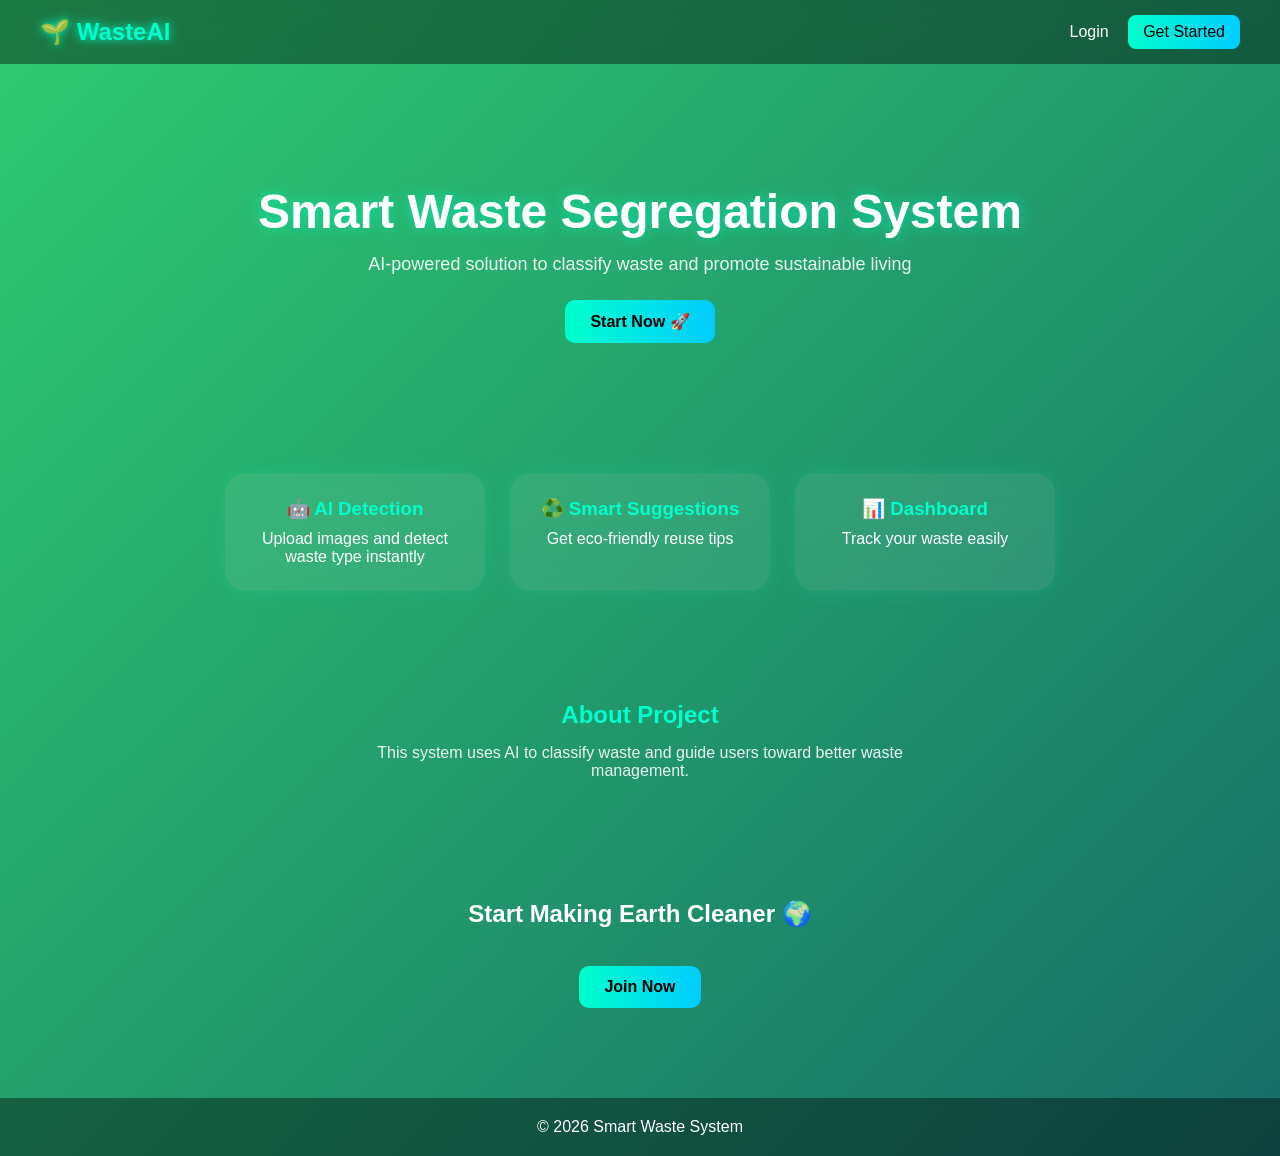
<file: templates/index.html>
<!DOCTYPE html>
<html>
<head>
    <title>Smart Waste Segregation</title>
    <link rel="stylesheet" href="/static/css/style.css">
</head>

<body>

<!-- NAVBAR -->
<nav class="navbar">
    <h2>🌱 WasteAI</h2>
    <div class="nav-links">
        <a href="/login">Login</a>
        <a href="/register" class="btn">Get Started</a>
    </div>
</nav>

<!-- HERO -->
<section class="hero">
    <h1>Smart Waste Segregation System</h1>
    <p>AI-powered solution to classify waste and promote sustainable living</p>
    <a href="/register" class="btn">Start Now 🚀</a>
</section>

<!-- FEATURES -->
<section class="features">

    <div class="feature-card">
        <h3>🤖 AI Detection</h3>
        <p>Upload images and detect waste type instantly</p>
    </div>

    <div class="feature-card">
        <h3>♻️ Smart Suggestions</h3>
        <p>Get eco-friendly reuse tips</p>
    </div>

    <div class="feature-card">
        <h3>📊 Dashboard</h3>
        <p>Track your waste easily</p>
    </div>

</section>

<!-- ABOUT -->
<section class="about">
    <h2>About Project</h2>
    <p>
        This system uses AI to classify waste and guide users toward better waste management.
    </p>
</section>

<!-- CTA -->
<section class="cta">
    <h2>Start Making Earth Cleaner 🌍</h2><br>
    <a href="/register" class="btn">Join Now</a>
</section>

<!-- FOOTER -->
<footer>
    <p>© 2026 Smart Waste System</p>
</footer>

</body>
</html>
</file>
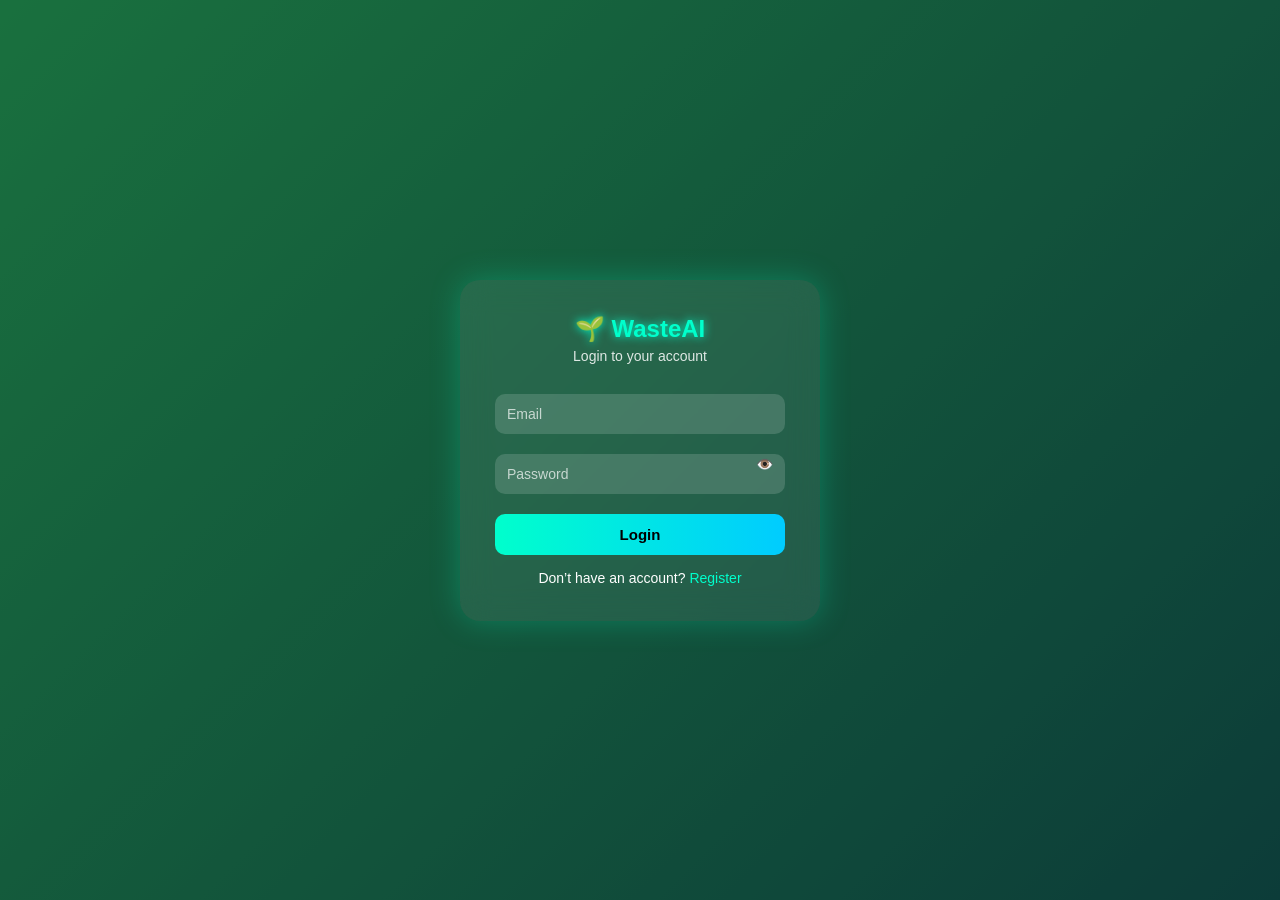
<file: templates/login.html>
<!DOCTYPE html>
<html>
<head>
    <title>Login</title>
    <link rel="stylesheet" href="/static/css/style.css">
</head>

<body class="auth-body">

<div class="auth-wrapper">

    <div class="auth-card">

        <h2>🌱 WasteAI</h2>
        <p class="subtitle">Login to your account</p>

        <form method="POST">
            <input type="email" name="email" placeholder="Email" required>
            
            <div class="password-box">
                <input type="password" name="password" id="password" placeholder="Password" required>
                <span onclick="togglePassword()">👁️</span>
            </div>

            <button type="submit">Login</button>
        </form>

        <p class="switch">
            Don’t have an account?
            <a href="/register">Register</a>
        </p>

    </div>

</div>

<script>
function togglePassword() {
    let pass = document.getElementById("password");
    pass.type = pass.type === "password" ? "text" : "password";
}
</script>

</body>
</html>
</file>
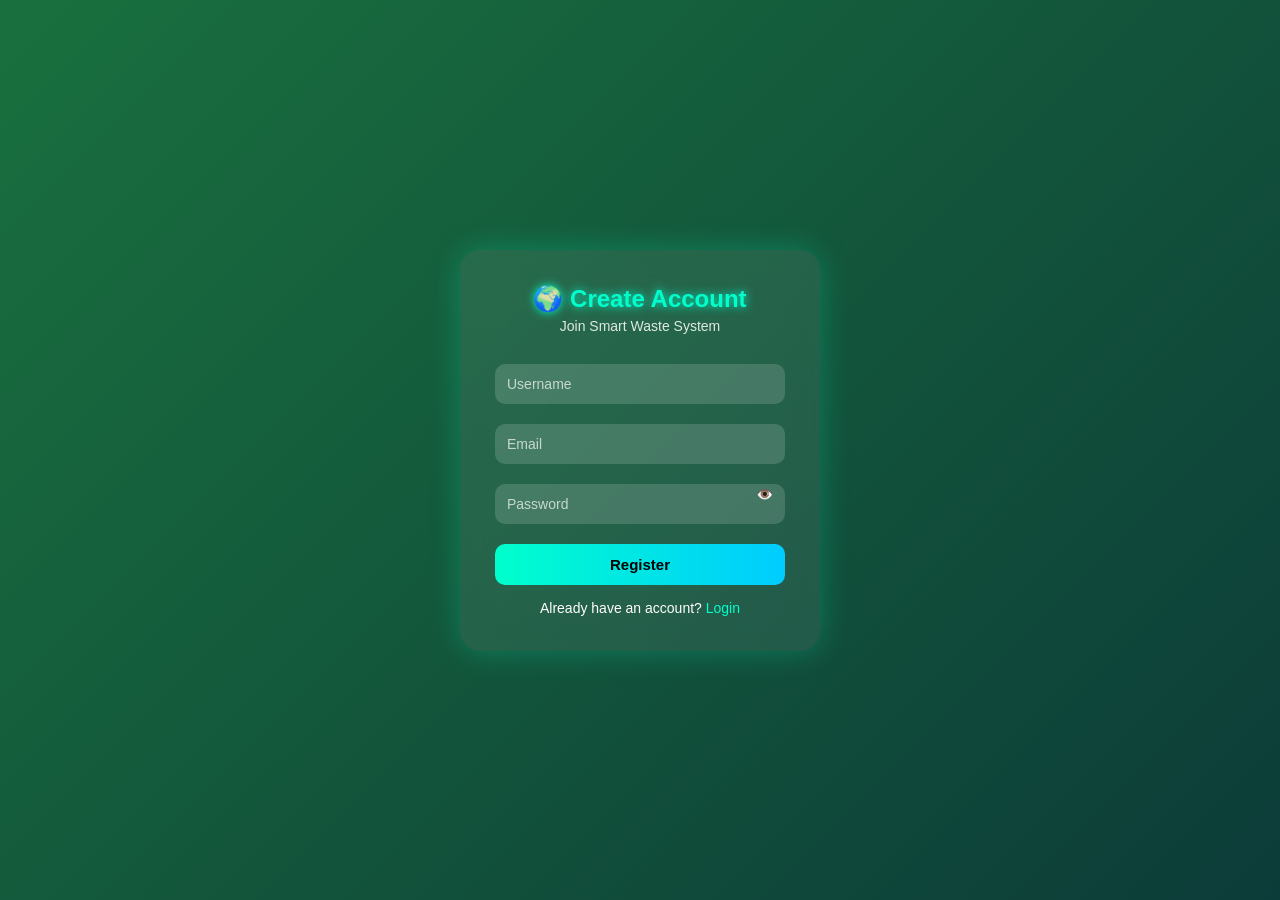
<file: templates/register.html>
<!DOCTYPE html>
<html>
<head>
    <title>Register</title>
    <link rel="stylesheet" href="/static/css/style.css">
</head>

<body class="auth-body">

<div class="auth-wrapper">

    <div class="auth-card">

        <h2>🌍 Create Account</h2>
        <p class="subtitle">Join Smart Waste System</p>

        <form method="POST">
            <input type="text" name="username" placeholder="Username" required>
            <input type="email" name="email" placeholder="Email" required>

            <div class="password-box">
                <input type="password" name="password" id="password" placeholder="Password" required>
                <span onclick="togglePassword()">👁️</span>
            </div>

            <button type="submit">Register</button>
        </form>

        <p class="switch">
            Already have an account?
            <a href="/login">Login</a>
        </p>

    </div>

</div>

<script>
function togglePassword() {
    let pass = document.getElementById("password");
    pass.type = pass.type === "password" ? "text" : "password";
}
</script>

</body>
</html>
</file>
<file: static/css/style.css>
/* ===== GLOBAL RESET ===== */
* {
    margin: 0;
    padding: 0;
    box-sizing: border-box;
}

/* ===== BODY ===== */
body {
    font-family: 'Segoe UI', sans-serif;
    color: white;

    background: linear-gradient(-45deg, #1abc9c, #0a3d62, #2ecc71);
    background-size: 300% 300%;
    animation: gradientMove 10s ease infinite;
}

/* ===== BACKGROUND ANIMATION ===== */
@keyframes gradientMove {
    0% {background-position: 0% 50%;}
    50% {background-position: 100% 50%;}
    100% {background-position: 0% 50%;}
}

/* ===== HEADER ===== */
.top-header {
    display: flex;
    justify-content: space-between;
    align-items: center;

    padding: 15px 40px;

    background: rgba(0,0,0,0.4);
    backdrop-filter: blur(12px);

    position: sticky;
    top: 0;
    z-index: 100;
}

/* LOGO */
.top-header h2 {
    color: #00ffcc;
    text-shadow: 0 0 10px #00ffcc;
}

/* NAV LINKS */
.header-links a {
    margin-left: 20px;
    text-decoration: none;
    color: white;
    font-weight: 500;
    transition: 0.3s;
}

/* HOVER EFFECT */
.header-links a:hover {
    color: #00ffcc;
    text-shadow: 0 0 8px #00ffcc;
}

/* ===== MAIN CONTENT ===== */
.main {
    padding: 25px;
    min-height: 80vh;
}

/* ===== FOOTER ===== */
.footer {
    text-align: center;
    padding: 15px;

    background: rgba(0,0,0,0.4);
    backdrop-filter: blur(10px);

    font-size: 14px;
    opacity: 0.9;
}

/* ===== GLOBAL BUTTON ===== */
.btn {
    padding: 10px 20px;
    border-radius: 10px;
    text-decoration: none;
    font-weight: bold;

    background: linear-gradient(90deg, #00ffcc, #00ccff);
    color: black;

    transition: 0.3s;
}

.btn:hover {
    transform: scale(1.05);
    box-shadow: 0 0 15px #00ffcc;
}

/* ===== CARDS (GLOBAL USE) ===== */
.glass {
    background: rgba(255,255,255,0.08);
    backdrop-filter: blur(12px);
    border-radius: 15px;
    padding: 20px;
}

/* ===== MOBILE RESPONSIVE ===== */
@media (max-width: 768px) {

    .top-header {
        flex-direction: column;
        gap: 10px;
        text-align: center;
    }

    .header-links {
        display: flex;
        flex-wrap: wrap;
        justify-content: center;
    }

    .header-links a {
        margin: 5px 10px;
    }

    .main {
        padding: 15px;
    }
}

/* ===== LANDING PAGE MODERN UI ===== */

/* NAVBAR */
.navbar {
    display: flex;
    justify-content: space-between;
    align-items: center;
    padding: 15px 40px;
    background: rgba(0,0,0,0.4);
    backdrop-filter: blur(10px);
    position: sticky;
    top: 0;
    z-index: 100;
}

.navbar h2 {
    color: #00ffcc;
    text-shadow: 0 0 10px #00ffcc;
}

.nav-links a {
    margin-left: 15px;
    color: white;
    text-decoration: none;
    font-weight: 500;
}

.nav-links .btn {
    background: linear-gradient(90deg, #00ffcc, #00ccff);
    color: black;
    padding: 8px 15px;
    border-radius: 8px;
}

/* HERO */
.hero {
    text-align: center;
    padding: 120px 20px 80px;
}

.hero h1 {
    font-size: 48px;
    margin-bottom: 15px;
    text-shadow: 0 0 15px rgba(0,255,200,0.6);
}

.hero p {
    font-size: 18px;
    margin-bottom: 25px;
    opacity: 0.9;
}

/* BUTTON */
.btn {
    display: inline-block;
    padding: 12px 25px;
    border-radius: 10px;
    background: linear-gradient(90deg, #00ffcc, #00ccff);
    color: black;
    text-decoration: none;
    font-weight: bold;
    transition: 0.3s;
}

.btn:hover {
    transform: scale(1.08);
    box-shadow: 0 0 20px #00ffcc;
}

/* FEATURES */
.features {
    display: flex;
    justify-content: center;
    gap: 25px;
    padding: 50px 20px;
    flex-wrap: wrap;
}

.feature-card {
    width: 260px;
    padding: 25px;
    border-radius: 20px;
    background: rgba(255,255,255,0.08);
    backdrop-filter: blur(15px);
    text-align: center;
    transition: 0.3s;
    box-shadow: 0 0 20px rgba(0,255,200,0.15);
}

.feature-card:hover {
    transform: translateY(-10px) scale(1.03);
    box-shadow: 0 0 25px #00ffcc;
}

.feature-card h3 {
    margin-bottom: 10px;
    color: #00ffcc;
}

/* ABOUT */
.about {
    text-align: center;
    padding: 60px 20px;
}

.about h2 {
    margin-bottom: 15px;
    color: #00ffcc;
}

.about p {
    max-width: 600px;
    margin: auto;
    opacity: 0.9;
}

/* CTA */
.cta {
    text-align: center;
    padding: 60px 20px;
}

.cta h2 {
    margin-bottom: 20px;
}

/* FOOTER */
footer {
    text-align: center;
    padding: 20px;
    background: rgba(0,0,0,0.4);
    margin-top: 30px;
}




/* MOBILE */
@media (max-width: 768px) {

    .hero h1 {
        font-size: 32px;
    }

    .features {
        flex-direction: column;
        align-items: center;
    }

    .navbar {
        flex-direction: column;
        gap: 10px;
    }
}



/* ===== AUTH PAGES (LOGIN + REGISTER) ===== */

/* RESET (SAFE MINIMAL) */
* {
    margin: 0;
    padding: 0;
    box-sizing: border-box;
}

/* BODY BACKGROUND */
.auth-body {
    height: 100vh;
    display: flex;
    justify-content: center;
    align-items: center;

    font-family: 'Segoe UI', sans-serif;
    color: white;

    background: linear-gradient(-45deg, #1abc9c, #0a3d62, #2ecc71);
    background-size: 300% 300%;
    animation: gradientMove 10s ease infinite;
}

/* DARK OVERLAY */
.auth-body::before {
    content: "";
    position: absolute;
    width: 100%;
    height: 100%;
    background: rgba(0,0,0,0.45);
    top: 0;
    left: 0;
}

/* CENTER WRAPPER */
.auth-wrapper {
    position: relative;
    z-index: 2;
    width: 100%;
    display: flex;
    justify-content: center;
}

/* GLASS CARD */
.auth-card {
    width: 360px;
    padding: 35px;
    border-radius: 20px;
    text-align: center;

    background: rgba(255,255,255,0.08);
    backdrop-filter: blur(15px);
    box-shadow: 0 0 30px rgba(0,255,200,0.25);

    animation: fadeIn 0.8s ease, floatCard 4s ease-in-out infinite;
}

/* TITLE */
.auth-card h2 {
    color: #00ffcc;
    margin-bottom: 5px;
    text-shadow: 0 0 10px #00ffcc;
}

/* SUBTITLE */
.subtitle {
    font-size: 14px;
    margin-bottom: 20px;
    opacity: 0.85;
}

/* INPUT FIELDS */
.auth-card input {
    width: 100%;
    padding: 12px;
    margin: 10px 0;
    border-radius: 10px;
    border: none;
    outline: none;

    background: rgba(255,255,255,0.15);
    color: white;
    font-size: 14px;
}

/* PLACEHOLDER */
.auth-card input::placeholder {
    color: rgba(255,255,255,0.7);
}

/* INPUT HOVER */
.auth-card input:hover {
    background: rgba(255,255,255,0.25);
}

/* INPUT FOCUS */
.auth-card input:focus {
    box-shadow: 0 0 10px #00ffcc;
}

/* PASSWORD BOX */
.password-box {
    position: relative;
}

.password-box span {
    position: absolute;
    right: 12px;
    top: 12px;
    cursor: pointer;
    font-size: 14px;
}

/* BUTTON */
.auth-card button {
    width: 100%;
    padding: 12px;
    margin-top: 10px;
    border: none;
    border-radius: 10px;

    background: linear-gradient(90deg, #00ffcc, #00ccff);
    color: black;
    font-weight: bold;
    font-size: 15px;
    cursor: pointer;

    transition: 0.3s;
}

/* BUTTON HOVER */
.auth-card button:hover {
    transform: scale(1.05);
    box-shadow: 0 0 15px #00ffcc;
}

/* BUTTON CLICK */
.auth-card button:active {
    transform: scale(0.97);
}

/* SWITCH TEXT */
.switch {
    margin-top: 15px;
    font-size: 14px;
}

/* SWITCH LINK */
.switch a {
    color: #00ffcc;
    text-decoration: none;
    position: relative;
}

/* LINK UNDERLINE ANIMATION */
.switch a::after {
    content: "";
    position: absolute;
    width: 0%;
    height: 2px;
    background: #00ffcc;
    left: 0;
    bottom: -2px;
    transition: 0.3s;
}

.switch a:hover::after {
    width: 100%;
}

/* ERROR STATE (OPTIONAL) */
.input-error {
    border: 1px solid #ff4d4d !important;
    box-shadow: 0 0 8px #ff4d4d;
}

/* SUCCESS STATE (OPTIONAL) */
.input-success {
    border: 1px solid #00ffcc !important;
}

/* ANIMATIONS */
@keyframes fadeIn {
    from {
        opacity: 0;
        transform: translateY(30px);
    }
    to {
        opacity: 1;
        transform: translateY(0);
    }
}

@keyframes gradientMove {
    0% {background-position: 0% 50%;}
    50% {background-position: 100% 50%;}
    100% {background-position: 0% 50%;}
}

@keyframes floatCard {
    0% { transform: translateY(0px); }
    50% { transform: translateY(-8px); }
    100% { transform: translateY(0px); }
}

/* MOBILE */
@media (max-width: 480px) {
    .auth-card {
        width: 90%;
        padding: 25px;
    }
}

/* ===== FUTURISTIC DASHBOARD ===== */

.futuristic-dashboard {
    max-width: 1100px;
    margin: auto;
    padding: 20px;
    color: white;
}

/* HEADER */
.dash-header {
    text-align: center;
    margin-bottom: 40px;
}

.dash-header h1 {
    font-size: 36px;
    color: #00ffcc;
    text-shadow: 0 0 15px #00ffcc;
}

.dash-header p {
    opacity: 0.8;
}

/* ===== STATS GRID ===== */
.stats-grid {
    display: grid;
    grid-template-columns: repeat(auto-fit, minmax(220px, 1fr));
    gap: 20px;
    margin-bottom: 30px;
}

/* STAT CARD */
.stat-card {
    padding: 25px;
    border-radius: 15px;
    text-align: center;

    background: rgba(255,255,255,0.05);
    backdrop-filter: blur(12px);

    transition: 0.3s;
}

/* NEON EFFECT */
.neon {
    border: 1px solid rgba(0,255,200,0.4);
    box-shadow: 0 0 15px rgba(0,255,200,0.3);
}

.stat-card:hover {
    transform: translateY(-8px) scale(1.03);
    box-shadow: 0 0 25px #00ffcc;
}

/* TEXT */
.stat-card h3 {
    margin-bottom: 10px;
}

.counter {
    font-size: 28px;
    color: #00ffcc;
    font-weight: bold;
}

.status {
    font-size: 18px;
}

/* ===== ACTION PANEL ===== */
.action-panel {
    display: grid;
    grid-template-columns: repeat(4, 1fr);
    gap: 15px;
    margin-bottom: 40px;
}

/* BUTTONS */
.action-btn {
    padding: 15px;
    text-align: center;
    border-radius: 12px;

    background: linear-gradient(90deg, #00ffcc, #00ccff);
    color: black;
    text-decoration: none;
    font-weight: bold;

    transition: 0.3s;
}

.action-btn:hover {
    transform: scale(1.08);
    box-shadow: 0 0 20px #00ffcc;
}

/* ADMIN BUTTON */
.action-btn.admin {
    background: linear-gradient(90deg, #ffcc00, #ff8800);
}

/* ===== PREVIEW BOX ===== */
.preview-box {
    padding: 30px;
    text-align: center;
    border-radius: 15px;

    background: rgba(255,255,255,0.05);
    border: 1px dashed #00ffcc;

    margin-bottom: 30px;
}

/* ===== GLASS CARD (SCRAP) ===== */
.glass-card {
    padding: 25px;
    border-radius: 15px;

    background: rgba(255,255,255,0.06);
    backdrop-filter: blur(12px);

    text-align: center;
    box-shadow: 0 0 20px rgba(0,255,200,0.2);
}

.glass-card h3 {
    margin-bottom: 15px;
    color: #00ffcc;
}

/* INPUT */
.glass-card input {
    width: 70%;
    padding: 10px;
    margin: 10px;
    border-radius: 8px;
    border: none;

    background: rgba(255,255,255,0.15);
    color: white;
}

.glass-card input::placeholder {
    color: rgba(255,255,255,0.7);
}

/* BUTTON */
.glass-card button {
    padding: 10px 20px;
    border: none;
    border-radius: 8px;

    background: linear-gradient(90deg, #00ffcc, #00ccff);
    color: black;
    font-weight: bold;
    cursor: pointer;

    transition: 0.3s;
}

.glass-card button:hover {
    transform: scale(1.05);
    box-shadow: 0 0 15px #00ffcc;
}

/* ===== SCRAP RESULT ===== */
.scrap-box {
    margin-top: 20px;
    padding: 15px;
    border-radius: 12px;

    background: rgba(0,255,200,0.1);
}

/* ROW */
.row {
    display: flex;
    justify-content: space-between;
    margin: 6px 0;
    font-size: 14px;
}

/* TOTAL */
.total {
    font-size: 18px;
    font-weight: bold;
    color: #00ffcc;
    text-align: right;
}

/* ===== RESPONSIVE ===== */
@media (max-width: 768px) {

    .action-panel {
        grid-template-columns: 1fr 1fr;
    }

    .glass-card input {
        width: 90%;
    }
}

/* ===== UPLOAD PAGE ===== */

.upload-container {
    display: flex;
    justify-content: center;
    align-items: center;
    min-height: 85vh;
}

/* CARD */
.upload-card {
    width: 420px;
    padding: 30px;
    border-radius: 20px;
    text-align: center;
    color: white;

    background: rgba(255,255,255,0.08);
    backdrop-filter: blur(15px);
    box-shadow: 0 0 30px rgba(0,255,200,0.2);

    animation: fadeIn 0.8s ease;
}

/* TITLE */
.upload-card h2 {
    color: #00ffcc;
    margin-bottom: 8px;
    text-shadow: 0 0 10px #00ffcc;
}

.upload-card p {
    margin-bottom: 20px;
    opacity: 0.85;
}

/* ===== DROP AREA ===== */
.drop-area {
    border: 2px dashed #00ffcc;
    border-radius: 15px;
    padding: 35px 20px;
    cursor: pointer;

    transition: 0.3s;
    position: relative;
}

/* HOVER */
.drop-area:hover {
    background: rgba(0,255,200,0.1);
}

/* DRAG ACTIVE */
.drop-area.active {
    background: rgba(0,255,200,0.2);
    border-color: #00ffcc;
    box-shadow: 0 0 20px #00ffcc;
}

/* ICON */
.upload-icon {
    font-size: 45px;
    margin-bottom: 10px;
}

/* TEXT */
.drop-area p {
    font-size: 16px;
    margin-bottom: 5px;
}

.drop-area span {
    font-size: 13px;
    opacity: 0.7;
}

/* ===== IMAGE PREVIEW ===== */
.preview-img {
    width: 100%;
    margin-top: 20px;
    border-radius: 12px;
    display: none;

    box-shadow: 0 0 20px rgba(0,255,200,0.2);
}

/* ===== BUTTON ===== */
.upload-btn {
    width: 100%;
    margin-top: 20px;
    padding: 12px;
    border-radius: 12px;
    border: none;

    background: linear-gradient(90deg, #00ffcc, #00ccff);
    color: black;
    font-weight: bold;
    font-size: 15px;

    cursor: pointer;
    transition: 0.3s;
}

/* HOVER */
.upload-btn:hover {
    transform: scale(1.05);
    box-shadow: 0 0 20px #00ffcc;
}

/* CLICK */
.upload-btn:active {
    transform: scale(0.97);
}

/* ===== ANIMATION ===== */
@keyframes fadeIn {
    from {
        opacity: 0;
        transform: translateY(25px);
    }
    to {
        opacity: 1;
        transform: translateY(0);
    }
}

/* ===== RESPONSIVE ===== */
@media (max-width: 500px) {
    .upload-card {
        width: 90%;
        padding: 25px;
    }
}

/* ===== HISTORY PAGE ===== */

/* TITLE */
.page-title {
    text-align: center;
    margin: 30px 0;
    color: #00ffcc;
    text-shadow: 0 0 10px #00ffcc;
}

/* GRID */
.history-grid {
    display: grid;
    grid-template-columns: repeat(auto-fit, minmax(240px, 1fr));
    gap: 20px;
    padding: 20px;
}

/* CARD */
.history-card {
    border-radius: 15px;
    overflow: hidden;

    background: rgba(255,255,255,0.06);
    backdrop-filter: blur(12px);

    box-shadow: 0 0 20px rgba(0,255,200,0.15);
    transition: 0.3s;
}

/* HOVER EFFECT */
.history-card:hover {
    transform: translateY(-8px) scale(1.03);
    box-shadow: 0 0 25px #00ffcc;
}

/* IMAGE */
.history-img {
    width: 100%;
    height: 180px;
    object-fit: cover;
}

/* INFO SECTION */
.history-info {
    padding: 15px;
    text-align: center;
}

/* CATEGORY */
.history-info h3 {
    margin-bottom: 8px;
    color: #00ffcc;
}

/* DATE TEXT */
.history-info p {
    font-size: 14px;
    opacity: 0.85;
}

/* EMPTY STATE (OPTIONAL) */
.no-history {
    text-align: center;
    margin-top: 40px;
    opacity: 0.7;
}

/* RESPONSIVE */
@media (max-width: 768px) {
    .history-grid {
        padding: 10px;
    }
}

/* ===== ADMIN DASHBOARD UI ===== */

.admin-container {
    max-width: 1200px;
    margin: auto;
    padding: 30px;
    color: white;
}

/* HEADER */
.admin-header {
    text-align: center;
    margin-bottom: 30px;
}

.admin-header h1 {
    font-size: 32px;
    color: #00ffcc;
    text-shadow: 0 0 15px #00ffcc;
}

.admin-header p {
    opacity: 0.8;
}

/* STATS GRID */
.stats-grid {
    display: grid;
    grid-template-columns: repeat(auto-fit, minmax(220px, 1fr));
    gap: 20px;
    margin-bottom: 30px;
}

/* STAT CARD */
.stat-card {
    padding: 20px;
    border-radius: 15px;
    text-align: center;
    transition: 0.3s;
}

.stat-card h3 {
    margin-bottom: 10px;
}

.count {
    font-size: 26px;
    font-weight: bold;
    color: #00ffcc;
}

/* GLASS EFFECT */
.glass {
    background: rgba(255,255,255,0.08);
    backdrop-filter: blur(15px);
    border-radius: 15px;
    border: 1px solid rgba(0,255,200,0.2);
    box-shadow: 0 0 20px rgba(0,255,200,0.15);
}

/* HOVER EFFECT */
.stat-card:hover {
    transform: translateY(-8px) scale(1.03);
    box-shadow: 0 0 25px #00ffcc;
}

/* CHARTS GRID */
.charts-grid {
    display: grid;
    grid-template-columns: 1fr 1fr;
    gap: 20px;
    margin-bottom: 30px;
}

/* CHART CARD */
.chart-card {
    padding: 20px;
}

.chart-card h3 {
    margin-bottom: 15px;
    text-align: center;
}

/* TABLE */
.table-card {
    margin-bottom: 30px;
    padding: 20px;
}

.table-card h3 {
    margin-bottom: 15px;
}

/* TABLE STYLE */
table {
    width: 100%;
    border-collapse: collapse;
    color: white;
}

th, td {
    padding: 12px;
    text-align: center;
}

thead {
    background: rgba(0,255,200,0.2);
}

tr {
    transition: 0.3s;
}

tr:hover {
    background: rgba(255,255,255,0.08);
}

/* IMAGE */
.table-img {
    width: 60px;
    border-radius: 10px;
}

/* CATEGORY TAG */
.tag {
    background: linear-gradient(90deg, #00ffcc, #00ccff);
    color: black;
    padding: 5px 10px;
    border-radius: 8px;
    cursor: pointer;
    font-weight: bold;
    transition: 0.3s;
}

.tag:hover {
    transform: scale(1.1);
}

/* INSIGHTS */
.insights {
    padding: 20px;
}

.insights h3 {
    margin-bottom: 10px;
}

.insights p {
    margin: 5px 0;
    opacity: 0.9;
}

/* RESPONSIVE */
@media (max-width: 768px) {

    .charts-grid {
        grid-template-columns: 1fr;
    }

    .admin-header h1 {
        font-size: 24px;
    }
}

/* ===== CAMERA PAGE ===== */

.camera-page {
    padding: 30px;
    color: white;
    text-align: center;
}

/* TITLE */
.cam-title {
    font-size: 28px;
    margin-bottom: 25px;
    color: #00ffcc;
    text-shadow: 0 0 10px #00ffcc;
}

/* WRAPPER */
.cam-wrapper {
    display: grid;
    grid-template-columns: 2fr 1fr;
    gap: 25px;
    align-items: center;
}

/* CAMERA BOX */
.cam-box {
    position: relative;
    width: 100%;
    max-width: 700px;
    margin: auto;
    border-radius: 20px;
    overflow: hidden;
    box-shadow: 0 0 30px rgba(0,255,200,0.3);
}

/* VIDEO */
#video {
    width: 100%;
    display: block;
    border-radius: 20px;
}

/* CANVAS OVERLAY */
#canvas {
    position: absolute;
    top: 0;
    left: 0;
    width: 100%;
}

/* SIDE PANEL */
.cam-info {
    display: flex;
    flex-direction: column;
    gap: 15px;
}

/* INFO CARDS */
.info-card {
    background: rgba(255,255,255,0.08);
    padding: 15px;
    border-radius: 15px;
    backdrop-filter: blur(10px);
    text-align: center;
    box-shadow: 0 0 15px rgba(0,255,200,0.2);
    transition: 0.3s;
}

.info-card:hover {
    transform: scale(1.05);
    box-shadow: 0 0 20px #00ffcc;
}

/* TEXT STYLING */
.info-card p {
    margin-bottom: 5px;
    font-size: 14px;
    opacity: 0.8;
}

.info-card span {
    font-size: 20px;
    font-weight: bold;
    color: #00ffcc;
}

/* RESPONSIVE */
@media (max-width: 768px) {

    .cam-wrapper {
        grid-template-columns: 1fr;
    }

    .cam-box {
        max-width: 100%;
    }
}



/* Scrap buyers */


/* CONTAINER */
.container {
    padding: 40px;
}

/* CARDS */
.card {
    background: rgba(255, 255, 255, 0.7);
    padding: 20px;
    margin: 20px;
    border-radius: 15px;
    backdrop-filter: blur(10px);
    box-shadow: 0 8px 20px rgba(0,0,0,0.1);
    width: 280px;
    display: inline-block;
    vertical-align: top;
}

/* BUTTON */
button {
    background: #00a86b;
    border: none;
    color: white;
    padding: 10px 15px;
    border-radius: 8px;
    cursor: pointer;
}

/* INPUT */
input {
    padding: 10px;
    margin: 10px 0;
    width: 90%;
    border-radius: 8px;
    border: 1px solid #ccc;
}

/* GRID */
.grid {
    display: flex;
    flex-wrap: wrap;
}
</file>
